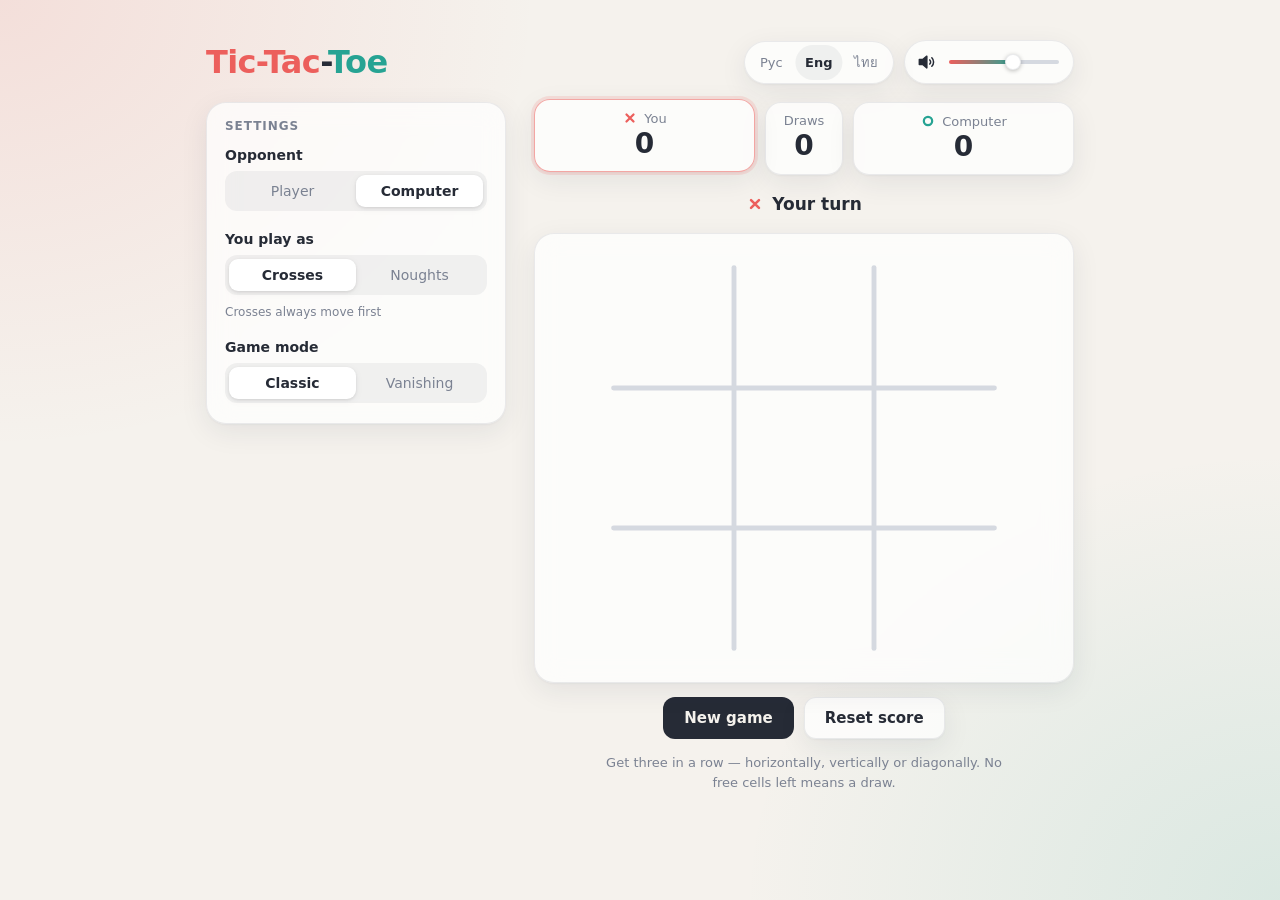
<file: index.html>
<!DOCTYPE html>
<html lang="ru">
<head>
  <meta charset="UTF-8">
  <meta name="viewport" content="width=device-width, initial-scale=1">
  <title>Крестики-нолики</title>
  <link rel="icon" href="data:image/svg+xml,%3Csvg xmlns='http://www.w3.org/2000/svg' viewBox='0 0 100 100'%3E%3Cg fill='none' stroke-width='14' stroke-linecap='round'%3E%3Cpath stroke='%23ec5f5c' d='M14 14 46 46M46 14 14 46'/%3E%3Ccircle stroke='%2326a393' cx='70' cy='70' r='18'/%3E%3C/g%3E%3C/svg%3E">
  <link rel="stylesheet" href="css/style.css">
</head>
<body>
  <main class="app">
    <header class="top">
      <h1 class="title"><span class="t-x" data-i18n="titleX">Крестики</span><span data-i18n="titleSep">-</span><span class="t-o" data-i18n="titleO">нолики</span></h1>
      <div class="controls">
        <div class="segmented lang" data-setting="lang" role="group" data-i18n-aria="language">
          <button type="button" data-value="ru" lang="ru" title="Русский">Рус</button>
          <button type="button" data-value="en" lang="en" title="English">Eng</button>
          <button type="button" data-value="th" lang="th" title="ไทย">ไทย</button>
        </div>
        <div class="volume">
          <button id="muteBtn" class="icon-btn" type="button" aria-label="Выключить звук"></button>
          <input id="volume" type="range" min="0" max="100" step="1" data-i18n-aria="volume" aria-label="Громкость">
        </div>
      </div>
    </header>

    <section class="game">
      <div class="scoreboard" id="scoreboard">
        <div class="score-card x" id="cardX">
          <div class="who"><svg class="mini x" viewBox="0 0 100 100" aria-hidden="true"><path d="M28 28 72 72M72 28 28 72"/></svg><span id="nameX">Игрок 1</span></div>
          <div class="score" id="scoreX">0</div>
          <div class="pieces" id="piecesX"></div>
        </div>
        <div class="score-card draws">
          <div class="who" data-i18n="draws">Ничьи</div>
          <div class="score" id="scoreD">0</div>
        </div>
        <div class="score-card o" id="cardO">
          <div class="who"><svg class="mini o" viewBox="0 0 100 100" aria-hidden="true"><circle cx="50" cy="50" r="26"/></svg><span id="nameO">Игрок 2</span></div>
          <div class="score" id="scoreO">0</div>
          <div class="pieces" id="piecesO"></div>
        </div>
      </div>

      <div class="status" id="status" aria-live="polite"></div>

      <div class="card board-card">
        <div class="board intro" id="board">
          <svg class="grid" viewBox="0 0 300 300" aria-hidden="true">
            <line x1="100" y1="14" x2="100" y2="286"/>
            <line x1="200" y1="14" x2="200" y2="286"/>
            <line x1="14" y1="100" x2="286" y2="100"/>
            <line x1="14" y1="200" x2="286" y2="200"/>
          </svg>
          <svg class="win-svg" id="winSvg" viewBox="0 0 300 300" aria-hidden="true">
            <line id="winLine"/>
          </svg>
        </div>
      </div>

      <div class="actions">
        <button id="newGame" class="btn primary" type="button" data-i18n="newGame">Новая игра</button>
        <button id="resetScore" class="btn secondary" type="button" data-i18n="resetScore">Сбросить счёт</button>
      </div>
      <p class="rules" id="rules"></p>
    </section>

    <aside class="card settings">
      <h2 class="settings-title" data-i18n="settings">Настройки</h2>

      <div class="field">
        <span class="label" data-i18n="opponent">Соперник</span>
        <div class="segmented" data-setting="opponent">
          <button type="button" data-value="pvp" data-i18n="pvp">Игрок</button>
          <button type="button" data-value="pvc" data-i18n="pvc">Компьютер</button>
        </div>
      </div>

      <div class="collapsible" id="sideBlock">
        <div class="inner">
          <div class="field">
            <span class="label" data-i18n="side">Вы играете за</span>
            <div class="segmented" data-setting="side">
              <button type="button" data-value="X" data-i18n="sideX">Крестики</button>
              <button type="button" data-value="O" data-i18n="sideO">Нолики</button>
            </div>
            <span class="hint" data-i18n="sideHint">Крестики всегда ходят первыми</span>
          </div>
        </div>
      </div>

      <div class="field">
        <span class="label" data-i18n="mode">Режим игры</span>
        <div class="segmented" data-setting="mode">
          <button type="button" data-value="classic" data-i18n="classic">Классический</button>
          <button type="button" data-value="vanish" data-i18n="vanish">Исчезающие</button>
        </div>
      </div>

      <div class="collapsible" id="vanishBlock">
        <div class="inner">
          <label class="field row toggle">
            <div>
              <span class="label" data-i18n="doomed">Подсветка исчезновения</span>
              <span class="hint" data-i18n="doomedHint">Какая фигура пропадёт следующим ходом</span>
            </div>
            <input type="checkbox" id="showDoomed">
            <span class="switch" aria-hidden="true"></span>
          </label>
        </div>
      </div>
    </aside>
  </main>

  <script src="js/i18n.js"></script>
  <script src="js/game.js"></script>
  <script src="js/ai.js"></script>
  <script src="js/sound.js"></script>
  <script src="js/main.js"></script>
</body>
</html>
</file>
<file: css/style.css>
:root {
  --bg: #f5f2ed;
  --glow-x: rgba(236, 95, 92, 0.13);
  --glow-o: rgba(38, 163, 147, 0.13);
  --surface: rgba(255, 255, 255, 0.72);
  --surface-solid: #ffffff;
  --seg-bg: rgba(40, 48, 70, 0.06);
  --border: rgba(40, 48, 70, 0.09);
  --text: #262b36;
  --muted: #7b8292;
  --grid: #d5d9e0;
  --x: #ec5f5c;
  --o: #26a393;
  --shadow: 0 1px 2px rgba(30, 40, 70, 0.04), 0 8px 28px rgba(30, 40, 70, 0.08);
  --ease-spring: cubic-bezier(0.34, 1.56, 0.64, 1);
  --ease-out: cubic-bezier(0.22, 1, 0.36, 1);
  color-scheme: light;
}

@media (prefers-color-scheme: dark) {
  :root {
    --bg: #12141a;
    --glow-x: rgba(255, 122, 118, 0.1);
    --glow-o: rgba(70, 210, 191, 0.09);
    --surface: rgba(30, 34, 44, 0.72);
    --surface-solid: #2a2f3b;
    --seg-bg: rgba(255, 255, 255, 0.05);
    --border: rgba(255, 255, 255, 0.07);
    --text: #e8eaf0;
    --muted: #8f96a6;
    --grid: #363c4a;
    --x: #ff7a76;
    --o: #46d2bf;
    --shadow: 0 1px 2px rgba(0, 0, 0, 0.3), 0 10px 30px rgba(0, 0, 0, 0.35);
    color-scheme: dark;
  }
}

*, *::before, *::after { box-sizing: border-box; }

body {
  margin: 0;
  min-height: 100vh;
  min-height: 100dvh;
  font-family: "Segoe UI", system-ui, -apple-system, Roboto, "Helvetica Neue", Arial,
    "Leelawadee UI", "Noto Sans Thai", Tahoma, sans-serif;
  color: var(--text);
  background-color: var(--bg);
  background-image:
    radial-gradient(60vmax 50vmax at 0% 0%, var(--glow-x), transparent 70%),
    radial-gradient(60vmax 50vmax at 100% 100%, var(--glow-o), transparent 70%);
  background-attachment: fixed;
  -webkit-font-smoothing: antialiased;
}

button { font: inherit; color: inherit; }

/* ---------- Раскладка ---------- */
.app {
  max-width: 900px;
  margin: 0 auto;
  padding: 24px 16px 40px;
  display: grid;
  gap: 18px;
  grid-template-columns: minmax(0, 1fr);
  grid-template-areas: "top" "game" "settings";
}
.top { grid-area: top; }
.game { grid-area: game; display: flex; flex-direction: column; gap: 14px; }
.settings { grid-area: settings; }

@media (min-width: 820px) {
  .app {
    grid-template-columns: 300px minmax(0, 1fr);
    grid-template-areas: "top top" "settings game";
    align-items: start;
    column-gap: 28px;
    padding-top: 40px;
  }
  .settings { position: sticky; top: 24px; }
}

.card {
  background: var(--surface);
  border: 1px solid var(--border);
  border-radius: 20px;
  box-shadow: var(--shadow);
  -webkit-backdrop-filter: blur(14px);
  backdrop-filter: blur(14px);
}

/* ---------- Шапка ---------- */
.top {
  display: flex;
  align-items: center;
  justify-content: space-between;
  gap: 12px;
  flex-wrap: wrap;
  animation: fadeUp 0.6s var(--ease-out) both;
}
.title {
  margin: 0;
  font-size: clamp(24px, 5vw, 32px);
  font-weight: 800;
  letter-spacing: -0.02em;
}
.t-x { color: var(--x); }
.t-o { color: var(--o); }

.controls {
  display: flex;
  align-items: center;
  gap: 10px;
  flex-wrap: wrap;
}

.segmented.lang {
  padding: 3px;
  border-radius: 999px;
  background: var(--surface);
  border: 1px solid var(--border);
  box-shadow: var(--shadow);
}
.segmented.lang::before {
  top: 3px;
  bottom: 3px;
  left: 3px;
  width: calc((100% - 6px) / var(--n));
  border-radius: 999px;
  background: var(--seg-bg);
  box-shadow: none;
}
.segmented.lang button {
  min-width: 46px;
  padding: 7px 10px;
  border-radius: 999px;
  font-size: 13px;
}

.volume {
  display: flex;
  align-items: center;
  gap: 6px;
  padding: 4px 14px 4px 4px;
  border-radius: 999px;
  background: var(--surface);
  border: 1px solid var(--border);
  box-shadow: var(--shadow);
}
.icon-btn {
  width: 34px;
  height: 34px;
  border: 0;
  border-radius: 50%;
  background: transparent;
  display: grid;
  place-items: center;
  cursor: pointer;
  transition: background 0.2s;
}
.icon-btn:hover { background: var(--seg-bg); }
.icon-btn svg {
  width: 20px;
  height: 20px;
  fill: none;
  stroke: currentColor;
  stroke-width: 1.8;
  stroke-linecap: round;
  stroke-linejoin: round;
}
.icon-btn svg path:first-child { fill: currentColor; }

input[type="range"] {
  -webkit-appearance: none;
  appearance: none;
  width: 110px;
  height: 4px;
  margin: 0;
  border-radius: 4px;
  background:
    linear-gradient(90deg, var(--x), var(--o)) 0 0 / var(--val, 60%) 100% no-repeat,
    var(--grid);
  cursor: pointer;
}
input[type="range"]::-webkit-slider-thumb {
  -webkit-appearance: none;
  width: 16px;
  height: 16px;
  border-radius: 50%;
  background: var(--surface-solid);
  border: 1px solid var(--border);
  box-shadow: 0 1px 4px rgba(0, 0, 0, 0.25);
  transition: transform 0.2s var(--ease-spring);
}
input[type="range"]::-moz-range-thumb {
  width: 16px;
  height: 16px;
  border-radius: 50%;
  background: var(--surface-solid);
  border: 1px solid var(--border);
  box-shadow: 0 1px 4px rgba(0, 0, 0, 0.25);
}
input[type="range"]:active::-webkit-slider-thumb { transform: scale(1.2); }
input[type="range"]:focus-visible { outline: 2px solid var(--muted); outline-offset: 6px; }

/* ---------- Счёт ---------- */
.scoreboard {
  display: grid;
  grid-template-columns: 1fr auto 1fr;
  gap: 10px;
  animation: fadeUp 0.6s var(--ease-out) 0.05s both;
}
.score-card {
  --pc: var(--muted);
  padding: 10px 12px;
  text-align: center;
  border-radius: 16px;
  background: var(--surface);
  border: 1px solid var(--border);
  box-shadow: var(--shadow);
  transition: transform 0.35s var(--ease-out), border-color 0.3s, box-shadow 0.3s;
}
.score-card.x { --pc: var(--x); }
.score-card.o { --pc: var(--o); }
.score-card.draws { min-width: 78px; }
.score-card.active {
  transform: translateY(-3px);
  border-color: color-mix(in srgb, var(--pc) 55%, transparent);
  box-shadow: 0 0 0 3px color-mix(in srgb, var(--pc) 14%, transparent), var(--shadow);
}
.who {
  display: flex;
  align-items: center;
  justify-content: center;
  gap: 6px;
  font-size: 13px;
  color: var(--muted);
  white-space: nowrap;
}
.score {
  font-size: 28px;
  font-weight: 800;
  line-height: 1.25;
  font-variant-numeric: tabular-nums;
}
.score.bump { animation: bump 0.55s var(--ease-spring); }

.pieces {
  display: flex;
  justify-content: center;
  gap: 5px;
  height: 0;
  opacity: 0;
  transition: height 0.3s var(--ease-out), opacity 0.3s, margin 0.3s;
}
.vanish-mode .pieces { height: 7px; margin-top: 4px; opacity: 1; }
.pieces i {
  width: 7px;
  height: 7px;
  border-radius: 50%;
  background: var(--grid);
  transition: background 0.3s, transform 0.3s var(--ease-spring);
}
.pieces i.on { background: var(--pc); transform: scale(1.1); }
.pieces i.old { animation: doomPulse 1.3s ease-in-out infinite; }

svg.mini { width: 16px; height: 16px; flex: none; }
svg.mini path, svg.mini circle { fill: none; stroke-width: 14; stroke-linecap: round; }
svg.mini.x path { stroke: var(--x); }
svg.mini.o circle { stroke: var(--o); }

/* ---------- Статус ---------- */
.status {
  min-height: 30px;
  display: flex;
  align-items: center;
  justify-content: center;
  gap: 8px;
  font-size: 17px;
  font-weight: 600;
}
.status.swap { animation: statusIn 0.4s var(--ease-out); }
.status svg.mini { width: 18px; height: 18px; }
.dots { display: inline-flex; gap: 3px; margin-left: -4px; }
.dots i {
  width: 4px;
  height: 4px;
  border-radius: 50%;
  background: currentColor;
  animation: dot 1s ease-in-out infinite;
}
.dots i:nth-child(2) { animation-delay: 0.15s; }
.dots i:nth-child(3) { animation-delay: 0.3s; }

/* ---------- Поле ---------- */
.board-card {
  padding: 14px;
  animation: fadeUp 0.6s var(--ease-out) 0.1s both;
}
.board {
  position: relative;
  width: 100%;
  max-width: 420px;
  aspect-ratio: 1 / 1;
  margin: 0 auto;
  display: grid;
  grid-template-columns: repeat(3, 1fr);
  grid-template-rows: repeat(3, 1fr);
}
.board .grid, .board .win-svg {
  position: absolute;
  inset: 0;
  width: 100%;
  height: 100%;
  pointer-events: none;
  overflow: visible;
}
.grid line {
  stroke: var(--grid);
  stroke-width: 3.5;
  stroke-linecap: round;
  stroke-dasharray: 272;
}
.board.intro .grid line { animation: gridDraw 0.7s var(--ease-out) backwards; }
.board.intro .grid line:nth-child(1) { animation-delay: 0.15s; }
.board.intro .grid line:nth-child(2) { animation-delay: 0.25s; }
.board.intro .grid line:nth-child(3) { animation-delay: 0.35s; }
.board.intro .grid line:nth-child(4) { animation-delay: 0.45s; }

.cell {
  --pc: var(--muted);
  position: relative;
  appearance: none;
  margin: 0;
  padding: 0;
  border: 0;
  background: transparent;
  border-radius: 18px;
  cursor: pointer;
  outline: none;
  -webkit-tap-highlight-color: transparent;
}
.cell[data-p="X"] { --pc: var(--x); }
.cell[data-p="O"] { --pc: var(--o); }
.board.locked .cell, .cell:not(.empty) { cursor: default; }

/* подложка при наведении / фокусе / победе */
.cell::after {
  content: "";
  position: absolute;
  inset: 9%;
  border-radius: 16px;
  background: var(--seg-bg);
  opacity: 0;
  transform: scale(0.9);
  transition: opacity 0.25s, transform 0.3s var(--ease-out), background 0.3s;
}
.cell:focus-visible::after {
  opacity: 1;
  transform: none;
  box-shadow: inset 0 0 0 2px var(--muted);
}
.cell.win::after {
  opacity: 1;
  transform: none;
  background: color-mix(in srgb, var(--pc) 13%, transparent);
}

/* пунктирная рамка вокруг фигуры, которая скоро исчезнет */
.cell::before {
  content: "";
  position: absolute;
  inset: 10%;
  border-radius: 18px;
  border: 2px dashed var(--pc);
  opacity: 0;
  transform: scale(0.82) rotate(-6deg);
  transition: opacity 0.3s, transform 0.45s var(--ease-spring);
}
.cell.doomed::before { opacity: 0.75; transform: none; }

.cell svg {
  position: absolute;
  inset: 17%;
  width: 66%;
  height: 66%;
  overflow: visible;
  pointer-events: none;
  z-index: 1;
}
.cell svg path, .cell svg circle {
  fill: none;
  stroke-width: 12;
  stroke-linecap: round;
}
.cell svg.x path { stroke: var(--x); }
.cell svg.o circle { stroke: var(--o); }

/* подсказка-призрак текущей фигуры */
.ghost {
  opacity: 0;
  transform: scale(0.8);
  transition: opacity 0.2s, transform 0.3s var(--ease-out);
}
@media (hover: hover) {
  .board:not(.locked) .cell.empty:hover::after { opacity: 1; transform: none; }
  .board[data-turn="X"]:not(.locked) .cell.empty:hover .ghost.x,
  .board[data-turn="O"]:not(.locked) .cell.empty:hover .ghost.o {
    opacity: 0.2;
    transform: none;
  }
}

/* появление фигуры */
.mark { animation: markIn 0.45s var(--ease-spring) backwards; }
.mark.x path {
  stroke-dasharray: 58;
  animation: strokeX 0.22s var(--ease-out) backwards;
}
.mark.x path:nth-child(2) { animation-delay: 0.12s; }
.mark.o circle {
  stroke-dasharray: 151;
  transform: rotate(-90deg);
  transform-origin: 50% 50%;
  animation: strokeO 0.45s var(--ease-out) backwards;
}

.cell.doomed .mark:not(.vanish) g { animation: doomPulse 1.3s ease-in-out infinite; }

.mark.vanish { animation: vanishOut 0.55s var(--ease-out) 0.1s forwards; }

.board.over .cell:not(.win) .mark { opacity: 0.25; transition: opacity 0.5s; }
.cell.win .mark { animation: winPop 0.6s var(--ease-spring) 0.2s; }

.board.clearing .mark { animation: clearOut 0.28s ease-in forwards; }
.board.clearing .win-svg line { opacity: 0; transition: opacity 0.2s; }

.cell.shake { animation: shake 0.35s ease; }

/* линия победы */
.win-svg line {
  stroke-width: 9;
  stroke-linecap: round;
  opacity: 0;
}
.win-svg line.x { stroke: var(--x); }
.win-svg line.o { stroke: var(--o); }
.win-svg line.show {
  opacity: 0.9;
  transition: stroke-dashoffset 0.55s var(--ease-out) 0.1s, opacity 0.15s 0.1s;
}

/* ---------- Кнопки ---------- */
.actions {
  display: flex;
  justify-content: center;
  gap: 10px;
  flex-wrap: wrap;
}
.btn {
  padding: 11px 20px;
  border-radius: 12px;
  border: 1px solid var(--border);
  font-size: 15px;
  font-weight: 600;
  cursor: pointer;
  transition: transform 0.15s, background 0.2s, box-shadow 0.2s, opacity 0.2s;
}
.btn:hover { transform: translateY(-1px); }
.btn:active { transform: scale(0.97); }
.btn:focus-visible { outline: 2px solid var(--muted); outline-offset: 2px; }
.btn.primary { background: var(--text); color: var(--bg); border-color: transparent; }
.btn.secondary { background: var(--surface); box-shadow: var(--shadow); }
.btn.attention { animation: attention 1.8s ease-in-out infinite; }

.rules {
  margin: 0 auto;
  max-width: 420px;
  text-align: center;
  font-size: 13px;
  line-height: 1.5;
  color: var(--muted);
}

/* ---------- Настройки ---------- */
.settings {
  padding: 16px 18px 10px;
  animation: fadeUp 0.6s var(--ease-out) 0.15s both;
}
.settings-title {
  margin: 0 0 4px;
  font-size: 12px;
  font-weight: 700;
  letter-spacing: 0.08em;
  text-transform: uppercase;
  color: var(--muted);
}
:lang(th) .settings-title { letter-spacing: 0; }
.field {
  display: flex;
  flex-direction: column;
  gap: 8px;
  padding: 10px 0;
}
.field.row {
  flex-direction: row;
  align-items: center;
  justify-content: space-between;
  gap: 12px;
}
.label { display: block; font-size: 14px; font-weight: 600; }
.hint { display: block; font-size: 12px; color: var(--muted); margin-top: 2px; }

.segmented {
  --n: 2;
  --idx: 0;
  position: relative;
  display: grid;
  grid-auto-flow: column;
  grid-auto-columns: 1fr;
  padding: 4px;
  border-radius: 12px;
  background: var(--seg-bg);
}
.segmented::before {
  content: "";
  position: absolute;
  top: 4px;
  bottom: 4px;
  left: 4px;
  width: calc((100% - 8px) / var(--n));
  border-radius: 9px;
  background: var(--surface-solid);
  box-shadow: 0 1px 3px rgba(0, 0, 0, 0.1), 0 2px 8px rgba(0, 0, 0, 0.05);
  transform: translateX(calc(var(--idx) * 100%));
  transition: transform 0.4s var(--ease-spring);
}
.segmented button {
  position: relative;
  z-index: 1;
  padding: 8px 6px;
  border: 0;
  border-radius: 9px;
  background: none;
  font-size: 14px;
  color: var(--muted);
  cursor: pointer;
  transition: color 0.25s;
}
.segmented button:hover { color: var(--text); }
.segmented button.active { color: var(--text); font-weight: 600; }
.segmented button:focus-visible { outline: 2px solid var(--muted); outline-offset: -2px; }

.collapsible {
  display: grid;
  grid-template-rows: 1fr;
  transition: grid-template-rows 0.4s var(--ease-out), opacity 0.3s;
}
.collapsible > .inner { overflow: hidden; min-height: 0; }
.collapsible.closed { grid-template-rows: 0fr; opacity: 0; }

.toggle { cursor: pointer; }
.toggle input { position: absolute; opacity: 0; width: 1px; height: 1px; pointer-events: none; }
.switch {
  position: relative;
  flex: none;
  width: 42px;
  height: 24px;
  border-radius: 999px;
  background: var(--grid);
  transition: background 0.25s;
}
.switch::after {
  content: "";
  position: absolute;
  top: 3px;
  left: 3px;
  width: 18px;
  height: 18px;
  border-radius: 50%;
  background: #fff;
  box-shadow: 0 1px 3px rgba(0, 0, 0, 0.25);
  transition: transform 0.35s var(--ease-spring);
}
.toggle input:checked + .switch { background: var(--o); }
.toggle input:checked + .switch::after { transform: translateX(18px); }
.toggle input:focus-visible + .switch { outline: 2px solid var(--muted); outline-offset: 2px; }

/* ---------- Анимации ---------- */
@keyframes fadeUp { from { opacity: 0; transform: translateY(10px); } }
@keyframes gridDraw { from { stroke-dashoffset: 272; } }
@keyframes markIn { from { opacity: 0; transform: scale(0.55) rotate(-10deg); } }
@keyframes strokeX { from { stroke-dashoffset: 58; } }
@keyframes strokeO { from { stroke-dashoffset: 151; } }
@keyframes vanishOut {
  to { opacity: 0; transform: scale(0.35) rotate(25deg); filter: blur(3px); }
}
@keyframes clearOut { to { opacity: 0; transform: scale(0.7); } }
@keyframes winPop { 40% { transform: scale(1.18); } 100% { transform: scale(1); } }
@keyframes doomPulse { 0%, 100% { opacity: 1; } 50% { opacity: 0.3; } }
@keyframes bump { 0% { transform: scale(1); } 40% { transform: scale(1.35); } 100% { transform: scale(1); } }
@keyframes statusIn { from { opacity: 0; transform: translateY(6px); } }
@keyframes dot { 0%, 100% { transform: translateY(0); opacity: 0.4; } 40% { transform: translateY(-4px); opacity: 1; } }
@keyframes shake {
  20% { transform: translateX(-5px); }
  40% { transform: translateX(5px); }
  60% { transform: translateX(-3px); }
  80% { transform: translateX(3px); }
}
@keyframes attention {
  0%, 100% { box-shadow: 0 0 0 0 color-mix(in srgb, var(--text) 30%, transparent); }
  60% { box-shadow: 0 0 0 9px transparent; }
}

@media (max-width: 400px) {
  input[type="range"] { width: 84px; }
  .score { font-size: 24px; }
  .score-card { padding: 8px 6px; }
  .score-card.draws { min-width: 64px; }
}

@media (prefers-reduced-motion: reduce) {
  *, *::before, *::after {
    animation-duration: 0.01ms !important;
    animation-iteration-count: 1 !important;
    transition-duration: 0.01ms !important;
  }
}
</file>
